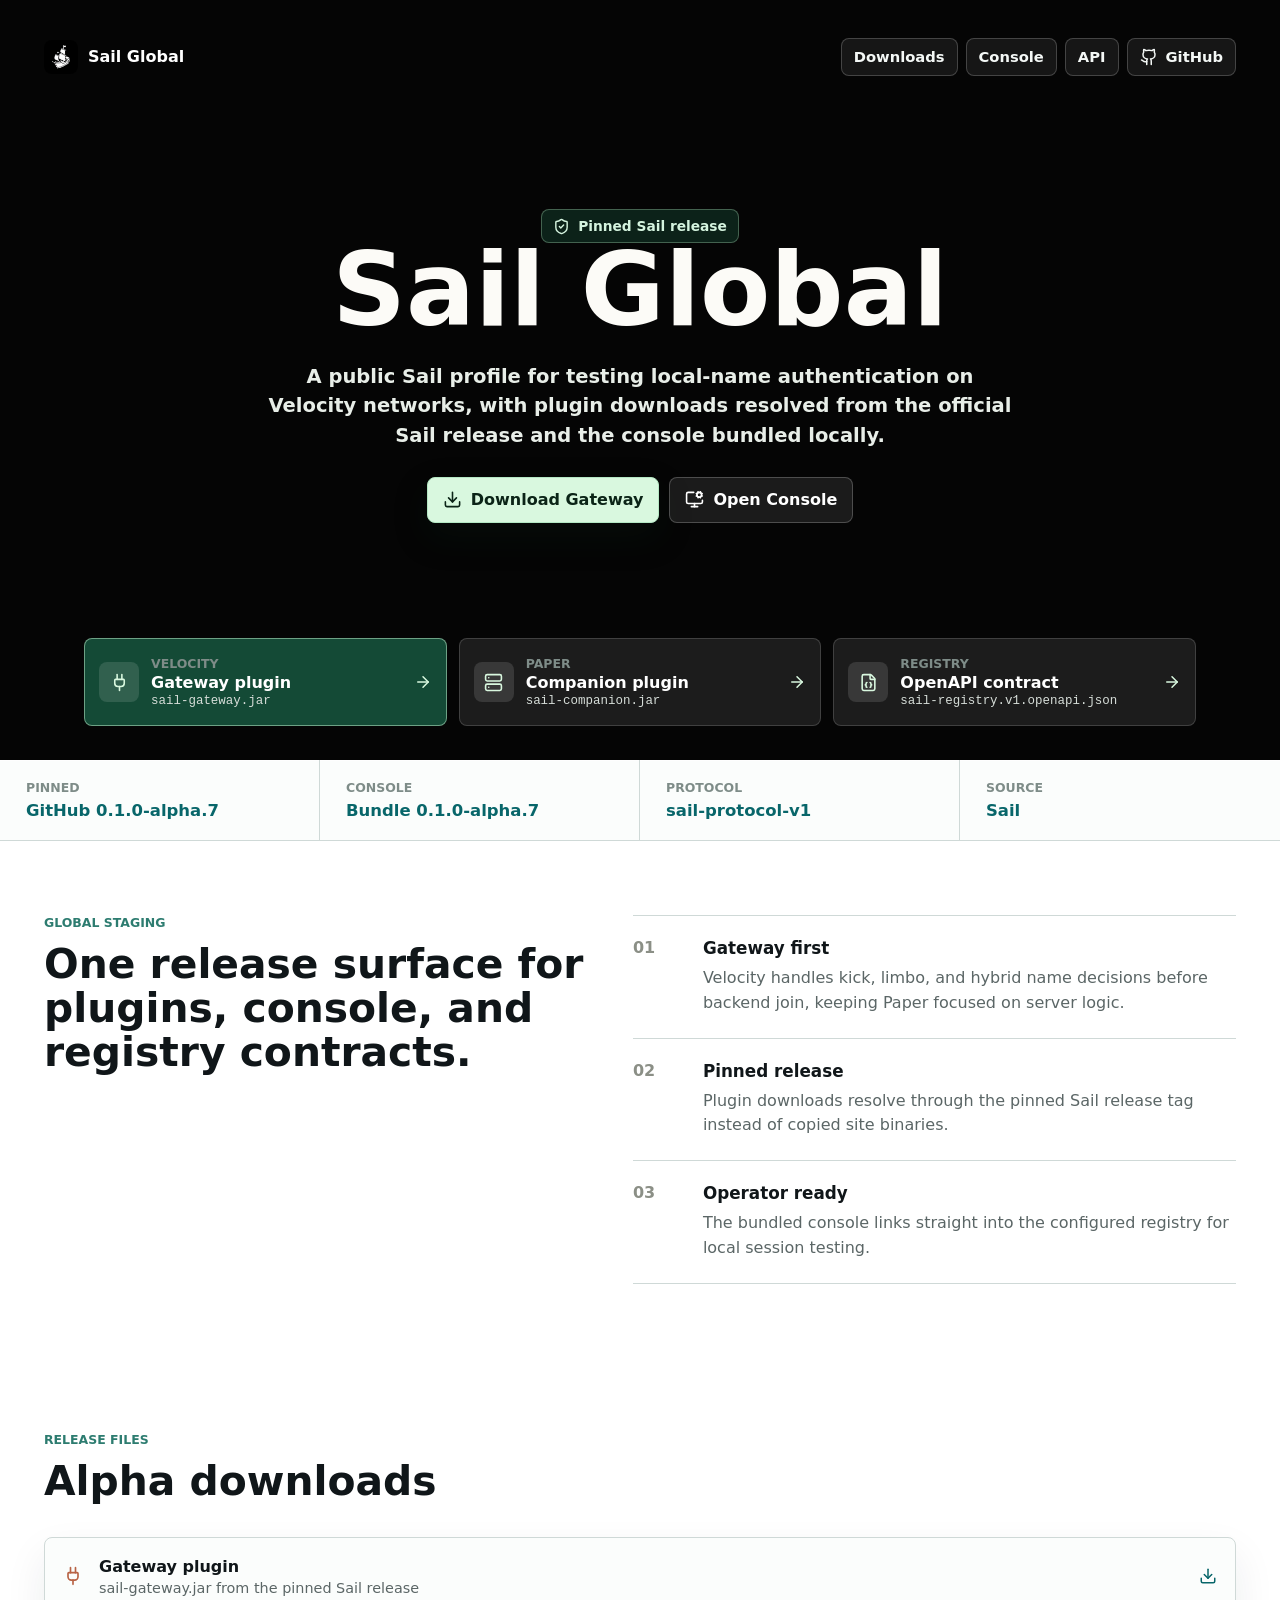
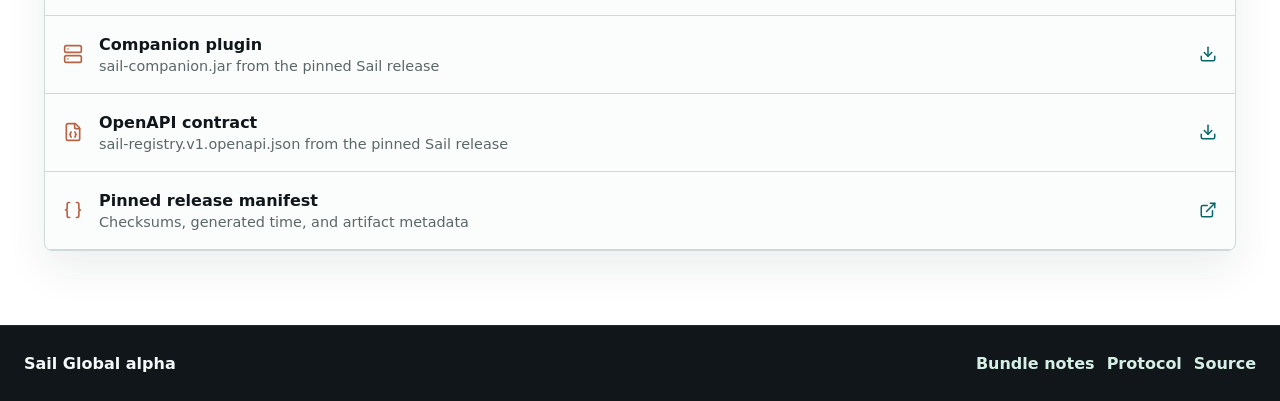
<file: index.html>
<!doctype html>
<html lang="en">
  <head>
    <meta charset="utf-8">
    <meta name="viewport" content="width=device-width, initial-scale=1">
    <title>Sail Global Alpha</title>
    <meta
      name="description"
      content="Sail Global alpha downloads, console link, registry API contract, and release manifest."
    >
    <script type="module" crossorigin src="./assets/index-CP9R7z4S.js"></script>
    <link rel="stylesheet" crossorigin href="./assets/index-DKGaDXfi.css">
  </head>
  <body>
    <div id="root"></div>
  </body>
</html>
</file>
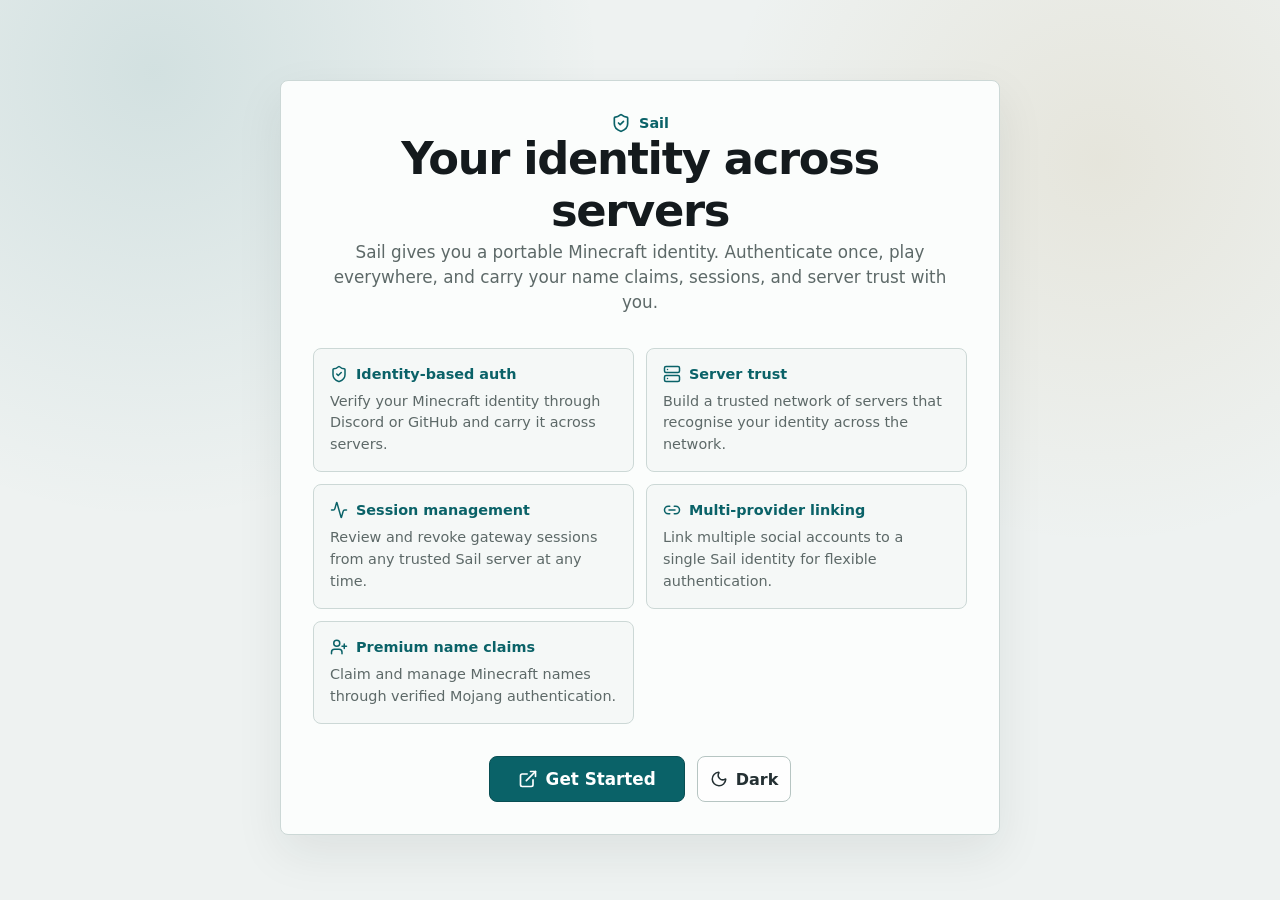
<file: console/index.html>
<!doctype html>
<html lang="en">
  <head>
    <meta charset="UTF-8" />
    <meta name="viewport" content="width=device-width, initial-scale=1.0" />
    <title>Sail Console</title>
    <script type="module" crossorigin src="./assets/index-BD-yBslm.js"></script>
    <link rel="stylesheet" crossorigin href="./assets/index-DqVkMHzU.css">
  </head>
  <body>
    <div id="root"></div>
  </body>
</html>
</file>
<file: assets/index-DKGaDXfi.css>
:root{color:#101619;--ink:#101619;--muted:#5b6666;--panel:#fbfdfc;--line:#cfd9d7;--teal:#08666a;--teal-strong:#064f54;--mint:#d9f8df;--rust:#b86345;--amber:#d1a443;font-synthesis:none;text-rendering:optimizelegibility;background:#fff;font-family:Inter,ui-sans-serif,system-ui,-apple-system,BlinkMacSystemFont,Segoe UI,sans-serif}*{box-sizing:border-box}html{scroll-behavior:smooth}body{min-width:320px;margin:0}a{color:inherit}button,input,textarea,select{font:inherit}.site-shell{background:#fff;min-height:100vh}.hero{color:#fcfbf7;isolation:isolate;background:#050505;min-height:760px;display:grid;position:relative;overflow:hidden}.navbar{justify-content:space-between;align-items:center;gap:20px;width:min(100%,1240px);margin:0 auto;padding:22px 24px;display:flex}.brand,.nav-links a,.hero-actions a,.download-tile,.release-strip a,.download-table a,.footer a{text-decoration:none}.brand{color:#fff;align-items:center;gap:10px;min-width:0;font-weight:820;display:inline-flex}.brand-logo{object-fit:cover;border-radius:8px;width:34px;height:34px}.nav-links{flex-wrap:wrap;justify-content:flex-end;gap:8px;display:flex}.nav-links a{color:#f4f8f6;background:#ffffff12;border:1px solid #fff3;border-radius:8px;justify-content:center;align-items:center;gap:8px;min-height:38px;padding:8px 12px;font-size:.92rem;font-weight:780;display:inline-flex}.nav-links a:hover,.nav-links a:focus-visible,.hero-actions a:hover,.hero-actions a:focus-visible,.download-tile:hover,.download-tile:focus-visible,.release-strip a:hover,.release-strip a:focus-visible,.download-table a:hover,.download-table a:focus-visible{outline:none;transform:translateY(-1px)}.hero-center{text-align:center;align-self:center;justify-items:center;width:min(100%,980px);margin:0 auto;padding:80px 24px 68px;display:grid}.release-chip{color:#d5f4df;background:#17463475;border:1px solid #aedeb857;border-radius:8px;align-items:center;gap:8px;min-height:34px;padding:7px 11px;font-size:.86rem;font-weight:820;display:inline-flex}h1,h2,h3,p{margin-top:0}h1{margin-bottom:0;font-size:6.4rem;line-height:.92}h2{margin-bottom:0;font-size:2.55rem;line-height:1.08}h3{margin-bottom:0;font-size:1.05rem}.hero-copy{color:#e8eee8;max-width:760px;margin:24px 0 0;font-size:1.22rem;font-weight:680;line-height:1.52}.hero-actions{flex-wrap:wrap;justify-content:center;gap:10px;margin-top:26px;display:flex}.hero-actions a{border-radius:8px;justify-content:center;align-items:center;gap:9px;min-height:46px;padding:11px 15px;font-weight:820;display:inline-flex}.primary-action{background:var(--mint);color:#0b2417;border:1px solid #b4e7c3;box-shadow:0 14px 34px #0b241738}.secondary-action{color:#fff;background:#ffffff17;border:1px solid #ffffff38}.download-ribbon{grid-template-columns:repeat(3,minmax(0,1fr));align-self:end;gap:12px;width:min(100%,1160px);margin:0 auto;padding:0 24px 34px;display:grid}.download-tile{color:#fff;background:#ffffff18;border:1px solid #ffffff29;border-radius:8px;grid-template-columns:auto minmax(0,1fr) auto;align-items:center;gap:12px;min-width:0;min-height:88px;padding:14px;transition:border-color .16s,background .16s,transform .16s;display:grid}.primary-download{background:#195e44c7;border-color:#b5e7c58f}.download-icon{color:#d9f8df;background:#ffffff1f;border-radius:8px;place-items:center;width:40px;height:40px;display:grid}.download-meta{gap:2px;min-width:0;display:grid}.download-meta small,.eyebrow,.release-strip span{color:#7e8c88;text-transform:uppercase;font-size:.78rem;font-weight:850}.download-meta strong{text-overflow:ellipsis;white-space:nowrap;overflow:hidden}.download-meta code{overflow-wrap:anywhere;color:#d6ddd8;font-family:SFMono-Regular,Consolas,Liberation Mono,monospace;font-size:.78rem}.tile-arrow{color:#d9f8df}.release-strip{border-bottom:1px solid var(--line);background:#fbfdfcf0;grid-template-columns:repeat(4,minmax(0,1fr));display:grid;box-shadow:inset 0 1px #ffffffc2}.release-strip a{border-right:1px solid var(--line);min-width:0;color:var(--ink);gap:6px;padding:20px 26px;transition:background .16s,transform .16s;display:grid}.release-strip a:last-child{border-right:0}.release-strip strong{overflow-wrap:anywhere;color:var(--teal);font-size:1.03rem}.split-section,.download-section{gap:34px;width:min(100%,1240px);margin:0 auto;padding:74px 24px;display:grid}.split-section{grid-template-columns:minmax(0,.92fr) minmax(360px,1fr);align-items:start}.section-heading{gap:12px;max-width:720px;display:grid}.section-heading h2{color:var(--ink)}.eyebrow{color:#2d7c70;margin-bottom:0}.flow-list{border-top:1px solid var(--line);display:grid}.flow-list article{border-bottom:1px solid var(--line);grid-template-columns:52px minmax(0,1fr);gap:18px;padding:22px 0;display:grid}.flow-list article>span{color:#8b8f86;font-weight:820}.flow-list p{color:var(--muted);margin:8px 0 0;line-height:1.55}.compact-heading{max-width:620px}.download-table{border:1px solid var(--line);background:var(--panel);border-radius:8px;display:grid;overflow:hidden;box-shadow:0 18px 42px #1f2c2d14}.download-table a{border-bottom:1px solid var(--line);min-width:0;color:var(--ink);grid-template-columns:auto minmax(0,1fr) auto;align-items:center;gap:16px;padding:19px 18px;transition:background .16s,transform .16s;display:grid}.download-table a:hover,.download-table a:focus-visible{background:#f5faf8}.download-table svg:first-child{color:var(--rust)}.download-table span{gap:4px;min-width:0;display:grid}.download-table small{overflow-wrap:anywhere;color:var(--muted);font-size:.9rem}.download-table a>svg:last-child{color:var(--teal)}.footer{color:#f5faf8;background:#101619;border-top:1px solid #1e292c;justify-content:space-between;align-items:center;gap:18px;padding:28px 24px;display:flex}.footer>span{font-weight:820}.footer nav{flex-wrap:wrap;justify-content:flex-end;gap:12px;display:flex}.footer a{color:#d6efe4;font-weight:760}@media (width<=920px){h1{font-size:4.8rem}h2{font-size:2.15rem}.download-ribbon,.release-strip,.split-section{grid-template-columns:1fr}.release-strip a{border-right:0;border-bottom:1px solid var(--line)}.release-strip a:last-child{border-bottom:0}}@media (width<=620px){.hero{min-height:820px}.navbar{align-items:flex-start;padding:16px}.brand span:last-child{display:none}.nav-links{gap:6px}.nav-links a{min-height:36px;padding:7px 9px;font-size:.86rem}.nav-icon-link span{display:none}.hero-center{padding:54px 16px 42px}h1{font-size:3.7rem}h2{font-size:1.8rem}.hero-copy{font-size:1.04rem}.hero-actions,.hero-actions a,.download-tile{width:100%}.download-ribbon{padding:0 16px 26px}.download-tile{grid-template-columns:auto minmax(0,1fr)}.tile-arrow{display:none}.split-section,.download-section{padding:54px 16px}.flow-list article{grid-template-columns:1fr}.footer{display:grid}.footer nav{justify-content:flex-start}}
</file>
<file: console/assets/index-DqVkMHzU.css>
:root{color:#141a1d;--console-bg:#eef2f1;--console-panel:#fbfdfc;--console-panel-soft:#f5f8f7;--console-line:#ccd8d6;--console-line-strong:#b6c5c2;--console-text:#141a1d;--console-muted:#5d6968;--console-teal:#0a6268;--console-teal-strong:#084e53;--console-mint:#dff6e6;--console-amber:#9c7320;--console-red:#923d32;font-synthesis:none;text-rendering:optimizelegibility;background:#eef2f1;font-family:Inter,ui-sans-serif,system-ui,-apple-system,BlinkMacSystemFont,Segoe UI,sans-serif}*{box-sizing:border-box}body{background:radial-gradient(circle at 12% 8%, #0a62681f, transparent 28rem), radial-gradient(circle at 86% 18%, #9c73201a, transparent 24rem), var(--console-bg);min-width:320px;min-height:100vh;margin:0}button,input,textarea,select{font:inherit}button{cursor:pointer}button:disabled{cursor:not-allowed;opacity:.58}code{overflow-wrap:anywhere;color:#3d4a4d;font-family:SFMono-Regular,Consolas,Liberation Mono,monospace;font-size:.82rem}.sr-only{clip:rect(0, 0, 0, 0);white-space:nowrap;width:1px;height:1px;position:absolute;overflow:hidden}.console-shell{align-content:start;justify-items:center;min-height:100vh;padding:32px;display:grid}.console-entry{width:min(100%,720px);display:grid}.auth-panel{width:100%}.console-panel,.console-section{border:1px solid var(--console-line);background:var(--console-panel);border-radius:8px;box-shadow:0 18px 48px #18262a14}.compact-panel{width:min(100%,720px);padding:32px}.console-kicker{min-width:0;color:var(--console-teal);align-items:center;gap:8px;font-size:.9rem;font-weight:700;display:flex}.console-kicker span{text-overflow:ellipsis;white-space:nowrap;overflow:hidden}h1,h2,p{margin-top:0}h1{margin-bottom:8px;font-size:2rem;line-height:1.15}h2{margin-bottom:0;font-size:1.15rem;line-height:1.25}.console-copy{max-width:700px;color:var(--console-muted);margin-bottom:0;line-height:1.5}.field-label{color:#354244;gap:8px;margin-top:22px;font-size:.9rem;font-weight:700;display:grid}.field-label input{border:1px solid var(--console-line-strong);width:100%;min-height:42px;color:var(--console-text);background:#fff;border-radius:8px;padding:10px 12px}.field-label input:focus{border-color:var(--console-teal);outline:3px solid #0a626829}.auth-actions{flex-wrap:wrap;gap:10px;margin-top:18px;display:flex}.login-state-row{flex-wrap:wrap;gap:8px;margin:16px 0 12px;padding:0;list-style:none;display:flex}.flow-hint{color:var(--console-teal);margin-bottom:8px;font-size:.94rem;font-weight:800}.onboarding-form{gap:18px;display:grid}.next-step-panel{border:1px solid var(--console-line);background:var(--console-panel-soft);border-radius:8px;grid-template-columns:minmax(0,1fr) auto;align-items:center;gap:16px;margin-top:20px;padding:14px;display:grid}.next-step-panel>div{gap:8px;display:grid}.developer-tools{border-top:1px solid var(--console-line);margin-top:22px;padding-top:16px}.developer-tools summary{color:#354244;cursor:pointer;width:fit-content;font-weight:800}.developer-tools-body{gap:16px;padding-top:4px;display:grid}.dashboard{gap:18px;width:min(100%,1180px);display:grid}.dashboard-header{border-bottom:1px solid var(--console-line);justify-content:space-between;align-items:flex-start;gap:20px;padding-bottom:18px;display:flex}.toolbar,.dialog-actions{flex-wrap:wrap;gap:10px;display:flex}.primary-button,.ghost-button,.icon-button{border-radius:8px;justify-content:center;align-items:center;gap:8px;min-height:40px;font-weight:700;text-decoration:none;transition:background .16s,border-color .16s,transform .16s;display:inline-flex}.primary-button{border:1px solid var(--console-teal-strong);background:var(--console-teal);color:#fff;padding:8px 14px}.ghost-button{border:1px solid var(--console-line-strong);color:#243033;background:#ffffffbd;padding:8px 12px}.icon-button{border:1px solid var(--console-line-strong);color:#243033;background:#fffc;width:38px}.primary-button:hover:not(:disabled),.primary-button:focus-visible:not(:disabled),.ghost-button:hover:not(:disabled),.ghost-button:focus-visible:not(:disabled),.icon-button:hover:not(:disabled),.icon-button:focus-visible:not(:disabled){transform:translateY(-1px)}.ghost-button:hover:not(:disabled),.ghost-button:focus-visible:not(:disabled),.icon-button:hover:not(:disabled),.icon-button:focus-visible:not(:disabled){border-color:var(--console-teal)}.icon-button.danger{color:var(--console-red);border-color:#d5a7a0}.console-section{gap:16px;padding:20px;display:grid}.section-heading{justify-content:space-between;align-items:center;gap:16px;display:flex}.section-heading-actions{align-items:center;gap:12px;display:flex}.section-kicker{color:#697674;letter-spacing:0;text-transform:uppercase;margin-bottom:4px;font-size:.78rem;font-weight:800;display:block}.summary-grid{grid-template-columns:repeat(4,minmax(0,1fr));gap:12px;display:grid}.trust-summary{flex-wrap:wrap;gap:10px;margin:0;padding:0;list-style:none;display:flex}.trust-summary li{border:1px solid var(--console-line);background:var(--console-panel-soft);color:#4f5c5d;border-radius:999px;align-items:center;gap:6px;min-height:34px;padding:6px 12px;font-size:.9rem;font-weight:700;display:inline-flex}.trust-summary strong{color:var(--console-text);font-size:1rem}.operator-summary-panel{gap:10px;display:grid}.operator-summary{grid-template-columns:repeat(3,minmax(0,1fr));gap:10px;margin:0;padding:0;list-style:none;display:grid}.operator-summary li{border:1px solid var(--console-line);background:#f9fcfb;border-radius:8px;align-content:center;gap:5px;min-height:96px;padding:12px;display:grid}.operator-summary span,.operator-summary small{color:var(--console-muted);font-size:.78rem;font-weight:700}.operator-summary strong{overflow-wrap:anywhere;font-size:1rem}.metric{border:1px solid var(--console-line);background:var(--console-panel-soft);border-radius:8px;align-content:center;gap:6px;min-height:76px;padding:12px;display:grid}.metric span{color:var(--console-muted);font-size:.82rem;font-weight:700}.metric strong{overflow-wrap:anywhere;font-size:1rem}.provider-list,.server-list{flex-wrap:wrap;gap:10px;display:flex}.provider-chip,.status-pill,.current-pill{border-radius:999px;align-items:center;gap:6px;min-height:28px;padding:4px 10px;font-size:.82rem;font-weight:800;display:inline-flex}.provider-chip{color:var(--console-amber);background:#fff8df;border:1px solid #d8c995}.status-pill{border:1px solid var(--console-line);color:#445255;background:#edf4f3;width:fit-content}.status-active,.status-completed{background:var(--console-mint);color:#27683d;border-color:#9dceaf}.status-pending,.status-medium{color:#6f5713;background:#fff8df;border-color:#d8c995}.status-revoked,.status-expired,.status-denied,.status-suspended,.status-disabled,.status-high{color:#8f352d;background:#fff0ee;border-color:#d5a7a0}.current-pill{color:var(--console-teal-strong);background:#edf7fb;border:1px solid #a8c3d5}.table-scroll{border:1px solid var(--console-line);background:var(--console-panel);border-radius:8px;overflow:hidden}.data-table{border-collapse:collapse;width:100%;min-width:860px}.data-table th,.data-table td{text-align:left;vertical-align:middle;border-top:1px solid #e1e8e6;padding:12px}.data-table thead th{color:#536160;text-transform:uppercase;background:#eef4f3;border-top:0;font-size:.78rem;font-weight:800}.data-table tbody th{font-weight:700}.data-table tbody tr:hover{background:#f8fbfa}.session-cell{gap:4px;display:grid}.server-card{border:1px solid var(--console-line);background:var(--console-panel-soft);border-radius:8px;gap:12px;width:100%;padding:14px;display:grid}.server-card>div:first-child{gap:4px;display:grid}.server-card-pills{flex-wrap:wrap;gap:6px;display:flex}.server-card-actions{flex-wrap:wrap;gap:8px;display:flex}.ghost-button.danger{color:var(--console-red);border-color:#d5a7a0}.ghost-button.danger:hover:not(:disabled){border-color:var(--console-red);background:#fff0ee}.primary-button.danger-fill{background:var(--console-red);color:#fff;border-color:#7a2d25}.primary-button.danger-fill:hover:not(:disabled){background:#7a2d25}.confirm-dialog{max-width:440px}.confirm-description{color:var(--console-text);font-size:.9rem;line-height:1.5}.dialog-close-x{position:absolute;top:16px;right:16px}.heartbeat-pill{border-radius:999px;align-items:center;gap:6px;min-height:28px;padding:4px 10px;font-size:.82rem;font-weight:800;display:inline-flex}.heartbeat-online{background:var(--console-mint);color:#27683d;border:1px solid #9dceaf}.heartbeat-stale{color:#6f5713;background:#fff8df;border:1px solid #d8c995}.heartbeat-offline,.heartbeat-unknown{border:1px solid var(--console-line);color:#445255;background:#edf4f3}[data-theme=dark] .heartbeat-online{background:var(--console-mint);color:#9ad3a8;border-color:#397a4f}[data-theme=dark] .heartbeat-stale{color:#e3d27c;background:#332f1f;border-color:#74652b}[data-theme=dark] .heartbeat-offline,[data-theme=dark] .heartbeat-unknown{color:#c9d3dc;background:#29313a;border-color:#4d5b66}.name-lookup{margin-bottom:.5rem}.name-lookup-form{align-items:center;gap:.5rem;display:flex}.name-lookup-form input{border:1px solid var(--console-line-strong);min-width:0;color:var(--console-text);background:#fff;border-radius:8px;flex:1;padding:8px 12px}.name-lookup-form input:focus{border-color:var(--console-teal);outline:3px solid #0a626829}.name-lookup-error{color:var(--console-red);margin-top:.375rem;font-size:.82rem}.name-lookup-result{border:1px solid var(--console-line);background:var(--console-panel-soft);border-radius:8px;margin-top:.75rem;padding:12px}.name-lookup-header{flex-wrap:wrap;align-items:center;gap:.5rem;margin-bottom:.375rem;display:flex}.name-lookup-details{color:var(--console-muted);flex-direction:column;gap:.125rem;margin-bottom:.5rem;font-size:.82rem;display:flex}.name-lookup-note{color:var(--console-muted);margin:.375rem 0 0;font-size:.82rem}.name-status-pill{border-radius:999px;align-items:center;gap:6px;min-height:28px;padding:4px 10px;font-size:.82rem;font-weight:800;display:inline-flex}.name-status-available{background:var(--console-mint);color:#27683d;border:1px solid #9dceaf}.name-status-claimed{color:#6f5713;background:#fff8df;border:1px solid #d8c995}.name-status-premium{color:var(--console-teal-strong);background:#edf7fb;border:1px solid #a8c3d5}[data-theme=dark] .name-lookup-form input{color:#e7edf2;background:#15191d;border-color:#4a5661}[data-theme=dark] .name-lookup-form input:focus{border-color:#82c8d6;outline-color:#24434b}[data-theme=dark] .name-lookup-result{border-color:var(--console-line);background:var(--console-panel-soft)}[data-theme=dark] .name-status-available{background:var(--console-mint);color:#9ad3a8;border-color:#397a4f}[data-theme=dark] .name-status-claimed{color:#e3d27c;background:#332f1f;border-color:#74652b}[data-theme=dark] .name-status-premium{color:#a7d6e9;background:#1d3440;border-color:#3e6d82}.server-meta{flex-wrap:wrap;gap:8px;display:flex}.server-meta span:not(.status-pill){border:1px solid var(--console-line);color:#475557;background:#fff;border-radius:999px;padding:4px 9px;font-size:.82rem;font-weight:700}.empty-state{color:#6e7b7a;font-weight:700}.table-empty{padding:16px}.error-banner{color:#7a2d25;background:#fff0ee;border:1px solid #d5a7a0;border-radius:8px;align-items:center;gap:10px;padding:14px 16px;font-size:.9rem;display:flex}.success-banner{background:var(--console-mint);color:#27683d;border:1px solid #9dceaf;border-radius:8px;align-items:center;gap:10px;padding:14px 16px;font-size:.9rem;animation:.2s ease-out success-fade-in;display:flex}@keyframes success-fade-in{0%{opacity:0;transform:translateY(-4px)}to{opacity:1;transform:translateY(0)}}.dialog-overlay{-webkit-backdrop-filter:blur(3px);backdrop-filter:blur(3px);background:#0e171a8a;position:fixed;inset:0}.dialog-content{border:1px solid var(--console-line);background:var(--console-panel);border-radius:8px;gap:18px;width:min(100vw - 32px,460px);padding:20px;display:grid;position:fixed;top:50%;left:50%;transform:translate(-50%,-50%);box-shadow:0 24px 70px #161d2347}.delivery-modal{max-width:480px}.delivery-tabs{border-bottom:1px solid var(--console-line);gap:4px;margin:16px 0;padding-bottom:8px;display:flex}.delivery-tab{color:var(--console-muted);cursor:pointer;background:0 0;border:none;border-radius:6px;align-items:center;gap:6px;padding:8px 12px;font-size:13px;display:flex}.delivery-tab:hover{background:var(--console-panel-soft)}.delivery-tab.active{background:var(--console-teal);color:#fff}.delivery-content{padding:16px 0}.delivery-method p{color:var(--console-text);margin:0 0 12px;font-size:14px}.delivery-method code{background:var(--console-panel-soft);border-radius:4px;padding:2px 6px;font-family:monospace;font-size:13px}.code-block{background:var(--console-panel-soft);border:1px solid var(--console-line);border-radius:8px;margin:12px 0;padding:12px 16px;overflow-x:auto}.code-block code{word-break:break-all;background:0 0;padding:0;font-size:12px}.code-block.claim-code{text-align:center;letter-spacing:2px;font-size:18px}.field-hint{color:var(--console-muted);margin:8px 0;font-size:12px}.dialog-heading{justify-content:space-between;align-items:center;gap:16px;display:flex}.dialog-heading h2{margin:0}.dialog-form{gap:16px;display:grid}.dialog-actions{justify-content:flex-end}[data-theme=dark]{color:#e7edf2;--console-bg:#15191c;--console-panel:#20272b;--console-panel-soft:#252d31;--console-line:#39474b;--console-line-strong:#4a5a5f;--console-text:#edf4f2;--console-muted:#a6b4b1;--console-teal:#7cced2;--console-teal-strong:#9ce2e5;--console-mint:#183526;--console-amber:#e1c56f;--console-red:#e8aaa2;background:#171b1f}[data-theme=dark] body{background:radial-gradient(circle at 16% 10%, #7cced21f, transparent 28rem), radial-gradient(circle at 86% 18%, #e1c56f1a, transparent 24rem), var(--console-bg)}[data-theme=dark] .console-panel,[data-theme=dark] .console-section,[data-theme=dark] .dialog-content{background:#20262c;border-color:#3b4650}[data-theme=dark] .console-kicker{color:#82c8d6}[data-theme=dark] .console-copy,[data-theme=dark] .empty-state,[data-theme=dark] .metric span,[data-theme=dark] .section-kicker{color:#a8b3bd}[data-theme=dark] .field-label{color:#d8e0e7}[data-theme=dark] .field-label input{color:#e7edf2;background:#15191d;border-color:#4a5661}[data-theme=dark] .field-label input:focus{border-color:#82c8d6;outline-color:#24434b}[data-theme=dark] .flow-hint{color:#9bd4df}[data-theme=dark] .ghost-button,[data-theme=dark] .icon-button{border-color:var(--console-line-strong);color:#e7edf2;background:#252d31}[data-theme=dark] .primary-button{background:#2b7580;border-color:#82c8d6}[data-theme=dark] .dashboard-header{border-bottom-color:#3b4650}[data-theme=dark] .developer-tools{border-top-color:#3b4650}[data-theme=dark] .developer-tools summary{color:#d8e0e7}[data-theme=dark] .metric,[data-theme=dark] .operator-summary li,[data-theme=dark] .server-card,[data-theme=dark] .next-step-panel{border-color:var(--console-line);background:var(--console-panel-soft)}[data-theme=dark] .operator-summary span,[data-theme=dark] .operator-summary small{color:#a8b3bd}[data-theme=dark] .trust-summary li{color:#c8d4dd;background:#252c33;border-color:#3b4650}[data-theme=dark] .trust-summary strong{color:#e7edf2}[data-theme=dark] .provider-chip{color:#e3d27c;background:#332f1f;border-color:#6d622d}[data-theme=dark] .status-pill{color:#c9d3dc;background:#29313a;border-color:#4d5b66}[data-theme=dark] .status-active,[data-theme=dark] .status-completed{background:var(--console-mint);color:#9ad3a8;border-color:#397a4f}[data-theme=dark] .status-pending,[data-theme=dark] .status-medium{color:#e3d27c;background:#332f1f;border-color:#74652b}[data-theme=dark] .status-revoked,[data-theme=dark] .status-expired,[data-theme=dark] .status-denied,[data-theme=dark] .status-suspended,[data-theme=dark] .status-disabled,[data-theme=dark] .status-high{color:#e6aaa3;background:#3b2422;border-color:#7f433c}[data-theme=dark] .current-pill{color:#a7d6e9;background:#1d3440;border-color:#3e6d82}[data-theme=dark] .table-scroll,[data-theme=dark] .data-table th,[data-theme=dark] .data-table td{border-color:#3b4650}[data-theme=dark] .data-table thead th{color:#a8b3bd;background:#252d31}[data-theme=dark] .data-table tbody tr:hover{background:#232b2f}[data-theme=dark] code{color:#c8d4dd}[data-theme=dark] .server-meta span:not(.status-pill){color:#c8d4dd;background:#20262c;border-color:#3b4650}[data-theme=dark] .error-banner{color:#f0b6af;background:#3b2422;border-color:#7f433c}[data-theme=dark] .success-banner{background:var(--console-mint);color:#9ad3a8;border-color:#397a4f}[data-theme=dark] .ghost-button.danger{color:#e8aaa2;border-color:#7f433c}[data-theme=dark] .ghost-button.danger:hover:not(:disabled){background:#3b2422;border-color:#e8aaa2}[data-theme=dark] .primary-button.danger-fill{background:#8f352d;border-color:#e8aaa2}[data-theme=dark] .primary-button.danger-fill:hover:not(:disabled){background:#7a2d25}[data-theme=dark] .dialog-overlay{background:#06090cad}.audit-severity-pill{text-transform:uppercase;border-radius:999px;align-items:center;min-height:24px;padding:2px 10px;font-size:.78rem;font-weight:800;display:inline-flex}.audit-severity-info{color:var(--console-teal-strong);background:#edf7fb;border:1px solid #a8c3d5}.audit-severity-warning{color:#6f5713;background:#fff8df;border:1px solid #d8c995}.audit-severity-high{color:#8f352d;background:#fff0ee;border:1px solid #d5a7a0}.audit-severity-critical{color:#a00;background:#fdd;border:1px solid #c44}.audit-metadata{text-overflow:ellipsis;white-space:nowrap;max-width:420px;color:var(--console-muted);font-size:.82rem;display:block;overflow:hidden}.audit-error{color:var(--console-red);font-size:.9rem}[data-theme=dark] .audit-severity-info{color:#a7d6e9;background:#1d3440;border-color:#3e6d82}[data-theme=dark] .audit-severity-warning{color:#e3d27c;background:#332f1f;border-color:#74652b}[data-theme=dark] .audit-severity-high{color:#e6aaa3;background:#3b2422;border-color:#7f433c}[data-theme=dark] .audit-severity-critical{color:#f99;background:#422;border-color:#944}[data-theme=dark] .audit-metadata{color:#a8b3bd}[data-theme=dark] .audit-error{color:#e8aaa2}.signing-keys-table .icon-button{width:32px;min-height:32px}@media (width<=900px){.next-step-panel{grid-template-columns:1fr}.summary-grid{grid-template-columns:repeat(2,minmax(0,1fr))}.operator-summary{grid-template-columns:1fr}.dashboard-header{display:grid}.table-scroll{overflow-x:auto}}@media (width<=640px){.console-shell{padding:16px}.compact-panel,.console-section{padding:18px}h1{font-size:1.65rem}.summary-grid{grid-template-columns:1fr}.toolbar,.ghost-button,.primary-button{width:100%}}
</file>
